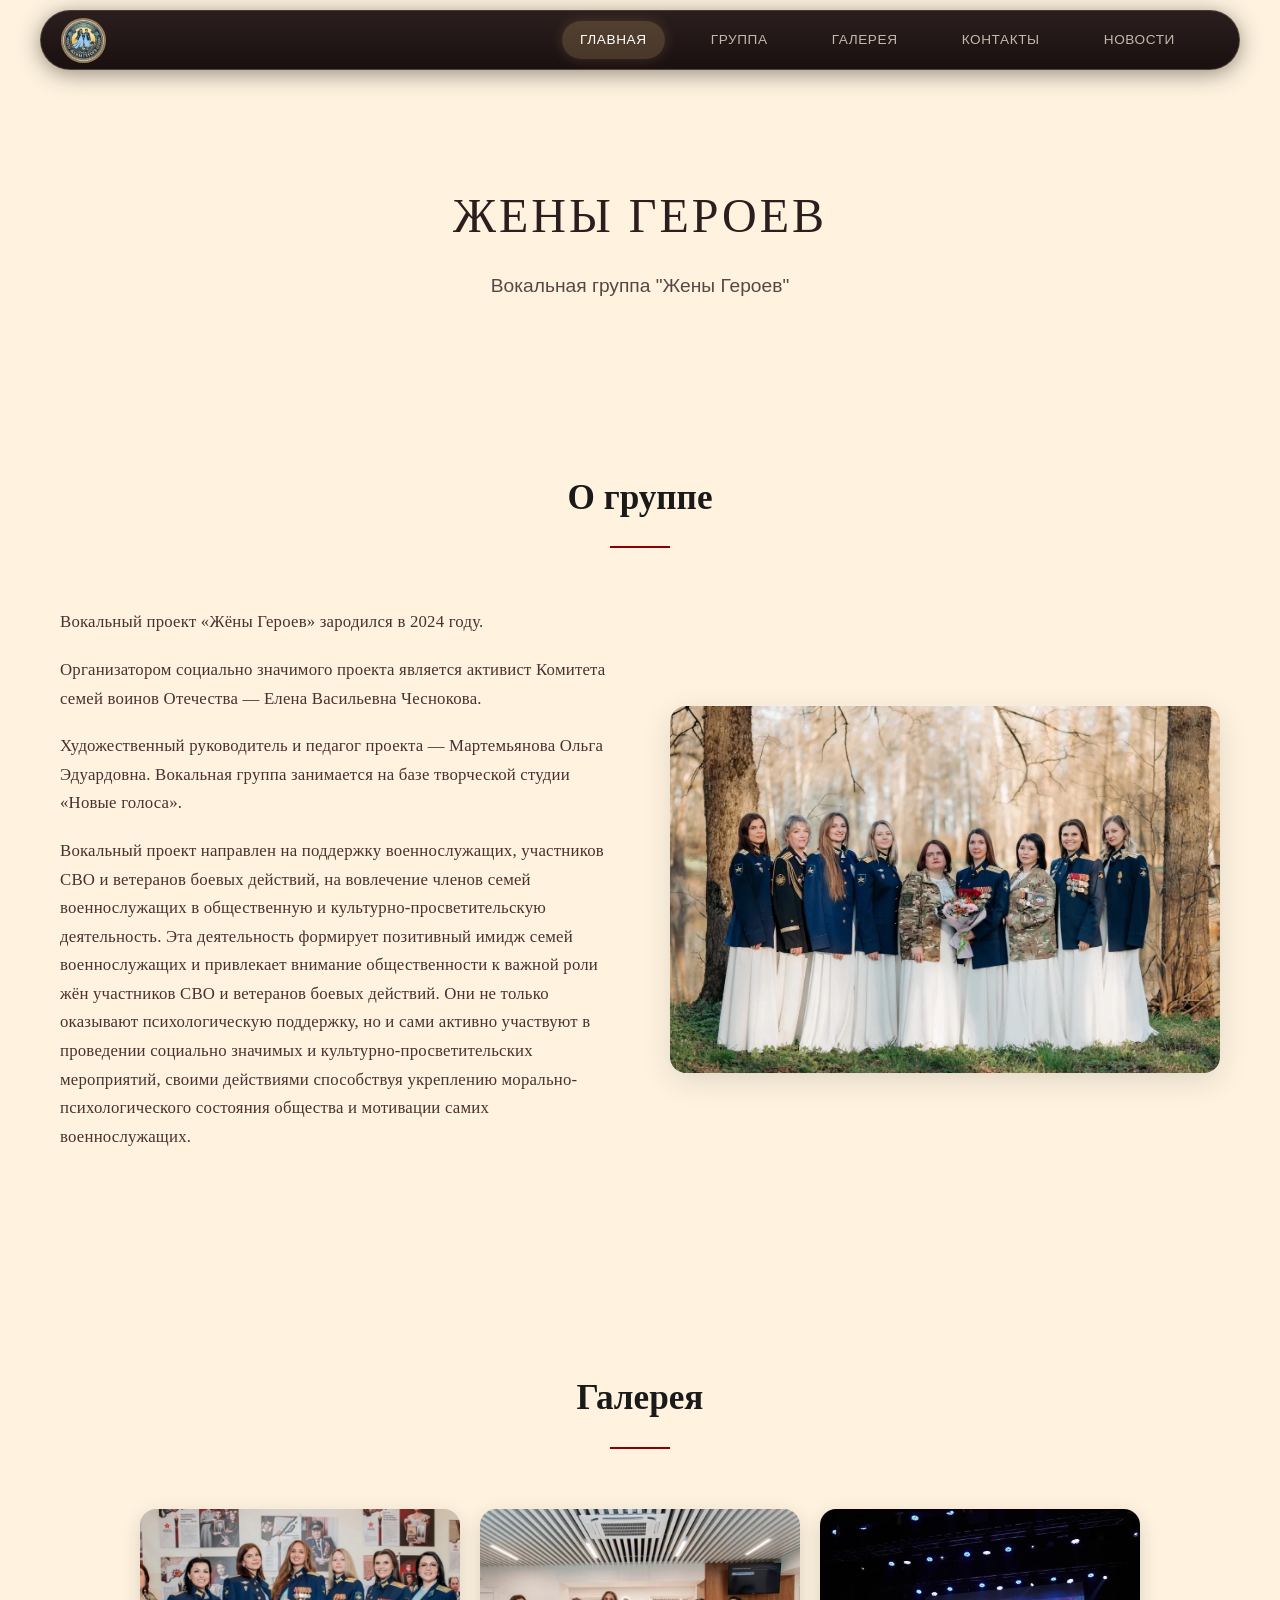
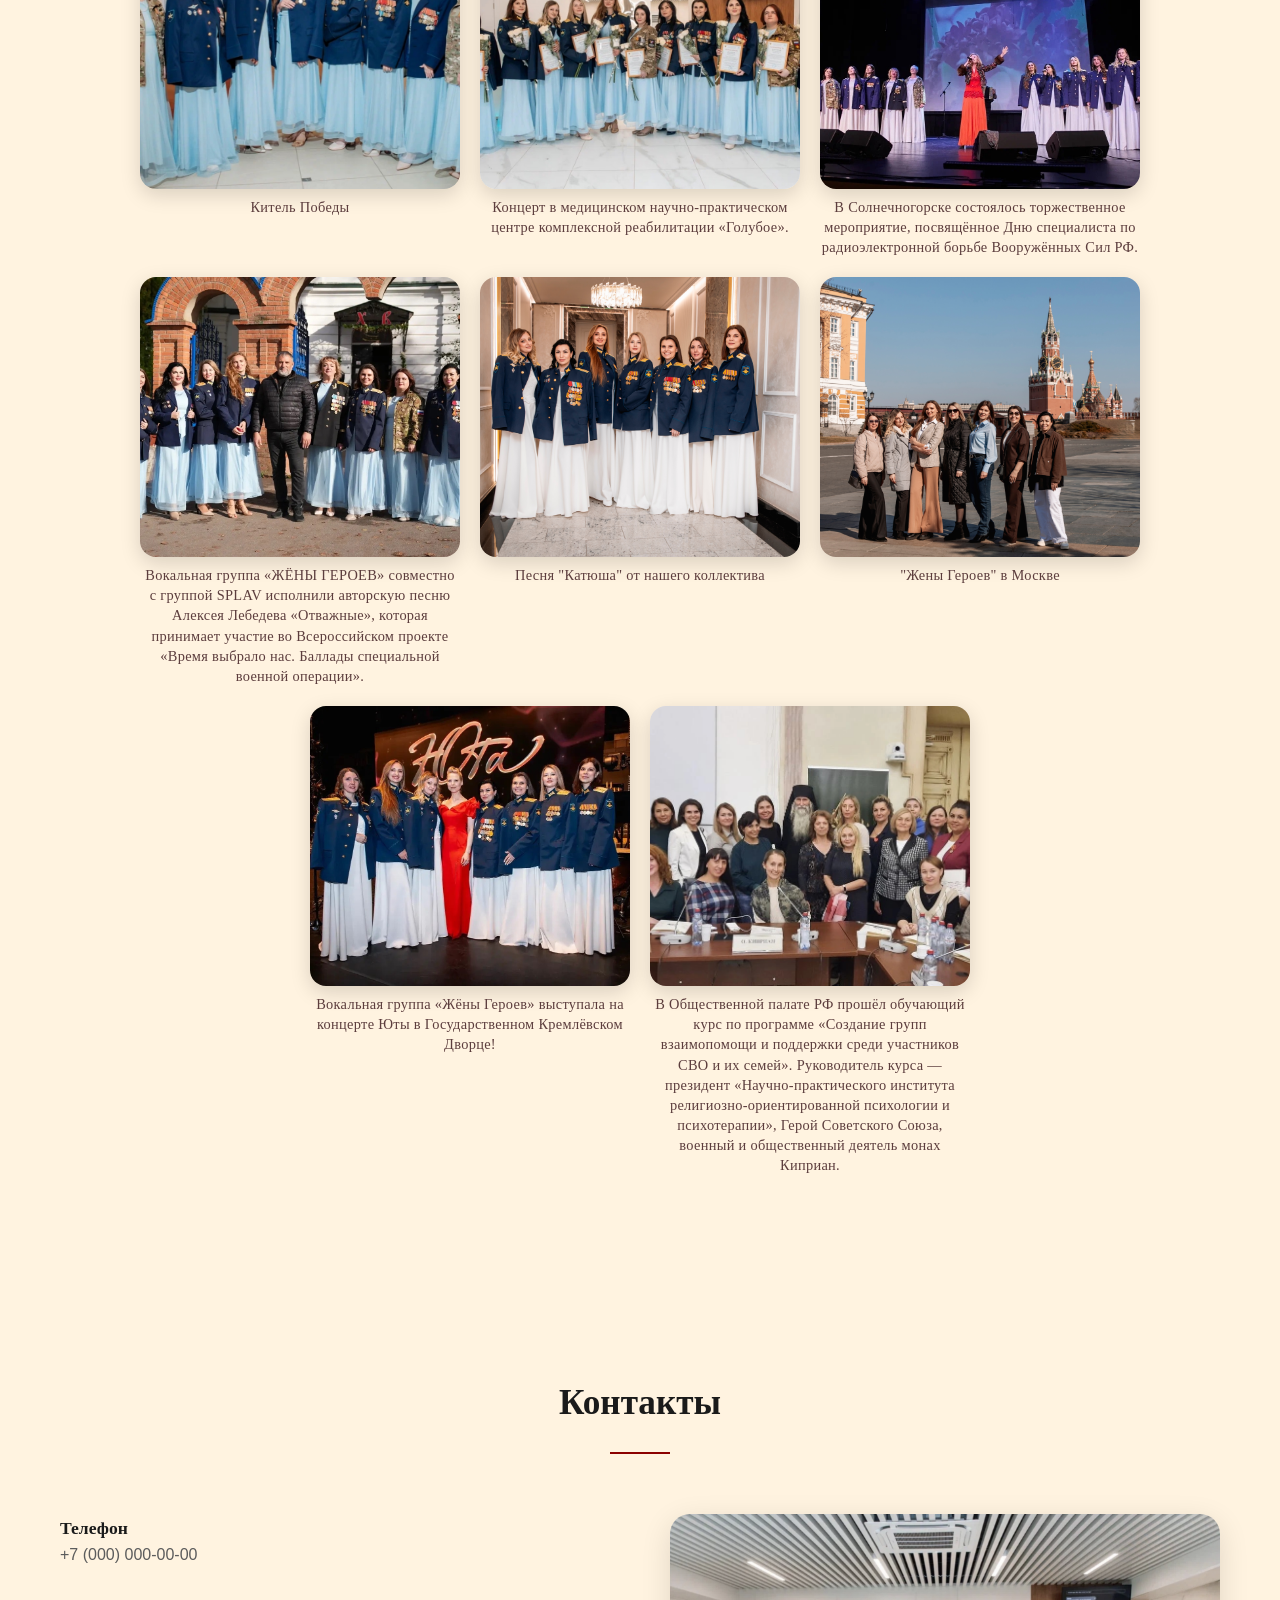
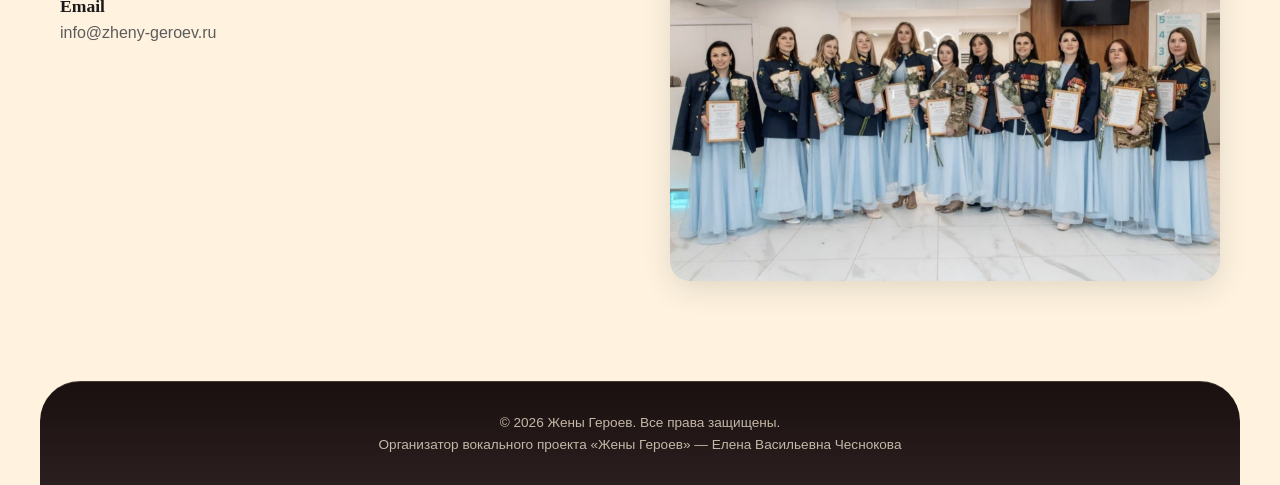
<file: index.html>
<!DOCTYPE html>
<html lang="ru">

<head>
    <meta charset="UTF-8">
    <meta name="viewport" content="width=device-width, initial-scale=1.0">
    <title>Жены Героев — Вокальная группа</title>
    <link rel="stylesheet" href="main.css?v=2">
</head>

<body>
    <!-- Прелоадер -->
    <div class="preloader" id="preloader">
        <div class="preloader__title">ЖЕНЫ ГЕРОЕВ</div>
    </div>

    <header class="header">
        <div class="container header__inner">
            <a href="#" class="logo">
                <img src="img/logo.jpg" alt="Логотип" class="logo__img">
            </a>
            <nav class="nav" id="nav">
                <ul class="nav__list">
                    <li><a href="#hero" class="nav__link">Главная</a></li>
                    <li><a href="#about" class="nav__link">Группа</a></li>
                    <li><a href="#gallery" class="nav__link">Галерея</a></li>
                    <li><a href="#contacts" class="nav__link">Контакты</a></li>
                    <li><a href="news.html" class="nav__link">Новости</a></li>
                </ul>
            </nav>
            <button class="burger" id="burger" aria-label="Меню">
                <span></span><span></span><span></span>
            </button>
        </div>
    </header>

    <section class="hero" id="hero">
        <div class="container hero__content">
            <h1 class="hero__title preloader__title">ЖЕНЫ ГЕРОЕВ</h1>
            <p class="hero__subtitle">Вокальная группа "Жены Героев"</p>
        </div>
    </section>

    <section class="section" id="about">
        <div class="container">
            <h2 class="section__title">О группе</h2>
            <div class="about__grid">
                <div class="about__text">
                    <p>Вокальный проект «Жёны Героев» зародился в 2024 году.</p>
                    <p>Организатором социально значимого проекта является активист Комитета семей воинов Отечества —
                        Елена Васильевна Чеснокова.</p>
                    <p>Художественный руководитель и педагог проекта — Мартемьянова Ольга Эдуардовна. Вокальная группа
                        занимается на базе творческой студии «Новые голоса».</p>
                    <p>Вокальный проект направлен на поддержку военнослужащих, участников СВО и ветеранов боевых
                        действий, на вовлечение членов семей военнослужащих в общественную и культурно-просветительскую
                        деятельность. Эта деятельность формирует позитивный имидж семей военнослужащих и привлекает
                        внимание общественности к важной роли жён участников СВО и ветеранов боевых действий. Они не
                        только оказывают психологическую поддержку, но и сами активно участвуют в проведении социально
                        значимых и культурно-просветительских мероприятий, своими действиями способствуя укреплению
                        морально-психологического состояния общества и мотивации самих военнослужащих.</p>
                </div>
                <div class="about__image">
                    <img src="img/about.jpg" alt="Фото группы">
                </div>
            </div>
        </div>
    </section>

    <section class="section" id="gallery">
        <div class="container">
            <h2 class="section__title">Галерея</h2>
            <div class="gallery__grid">
                <div class="gallery__item"><img src="img/gal1.jpg" alt="Фото 1">
                    <p class="gallery__caption">Китель Победы</p>
                </div>
                <div class="gallery__item"><img src="img/gal2.jpg" alt="Концерт 7 мая">
                    <p class="gallery__caption">Концерт в медицинском научно-практическом центре комплексной
                        реабилитации «Голубое».</p>
                </div>
                <div class="gallery__item"><img src="img/gal3.jpg" alt="Фото 3">
                    <p class="gallery__caption">В Солнечногорске состоялось торжественное мероприятие, посвящённое Дню
                        специалиста по радиоэлектронной борьбе Вооружённых Сил РФ.</p>
                </div>
                <div class="gallery__item"><img src="img/gal4.jpg" alt="Фото 4">
                    <p class="gallery__caption">Вокальная группа «ЖЁНЫ ГЕРОЕВ» совместно с группой SPLAV исполнили
                        авторскую песню Алексея Лебедева «Отважные», которая принимает участие во Всероссийском проекте
                        «Время выбрало нас. Баллады специальной военной операции». </p>
                </div>
                <div class="gallery__item"><img src="img/gal5.jpg" alt="Фото 5">
                    <p class="gallery__caption">Песня "Катюша" от нашего коллектива</p>
                </div>
                <div class="gallery__item"><img src="img/gal6.jpg" alt="Фото 6">
                    <p class="gallery__caption">"Жены Героев" в Москве</p>
                </div>
            </div>
            <div class="gallery__grid gallery__grid--last">
                <div class="gallery__item"><img src="img/gal7.jpg" alt="Фото 7">
                    <p class="gallery__caption">Вокальная группа «Жёны Героев» выступала на концерте Юты в
                        Государственном Кремлёвском Дворце!</p>
                </div>
                <div class="gallery__item"><img src="img/gal8.jpg" alt="Фото 8">
                    <p class="gallery__caption">В Общественной палате РФ прошёл обучающий курс по программе «Создание
                        групп взаимопомощи и поддержки среди участников СВО и их семей». Руководитель курса — президент
                        «Научно-практического института религиозно-ориентированной психологии и психотерапии», Герой
                        Советского Союза, военный и общественный деятель монах Киприан.</p>
                </div>
            </div>
        </div>
    </section>

    <section class="section" id="contacts">
        <div class="container">
            <h2 class="section__title">Контакты</h2>
            <div class="contacts__grid">
                <div class="contacts__info">
                    <h3>Телефон</h3>
                    <p><a href="tel:+70000000000">+7 (000) 000-00-00</a></p>
                    <h3>Email</h3>
                    <p><a href="mailto:info@zheny-geroev.ru">info@zheny-geroev.ru</a></p>
                </div>
                <div class="contacts__map">
                    <img src="img/map.jpg" alt="Карта">
                </div>
            </div>
        </div>
    </section>

    <footer class="footer">
        <div class="container footer__inner">
            <p>&copy; 2026 Жены Героев. Все права защищены.</p>
            <p>Организатор вокального проекта «Жены Героев» — Елена Васильевна Чеснокова</p>
        </div>
    </footer>

    <script src="app.js"></script>
    <script>
        // Запасной таймер, если основной скрипт не загрузился
        setTimeout(function () {
            var p = document.getElementById('preloader');
            if (p && !p.classList.contains('hidden')) {
                p.classList.add('hidden');
                var t = document.querySelector('.hero .preloader__title');
                var s = document.querySelector('.hero__subtitle');
                if (t) t.classList.add('show');
                if (s) s.classList.add('show');
            }
        }, 3000);
    </script>
</body>

</html>
</file>
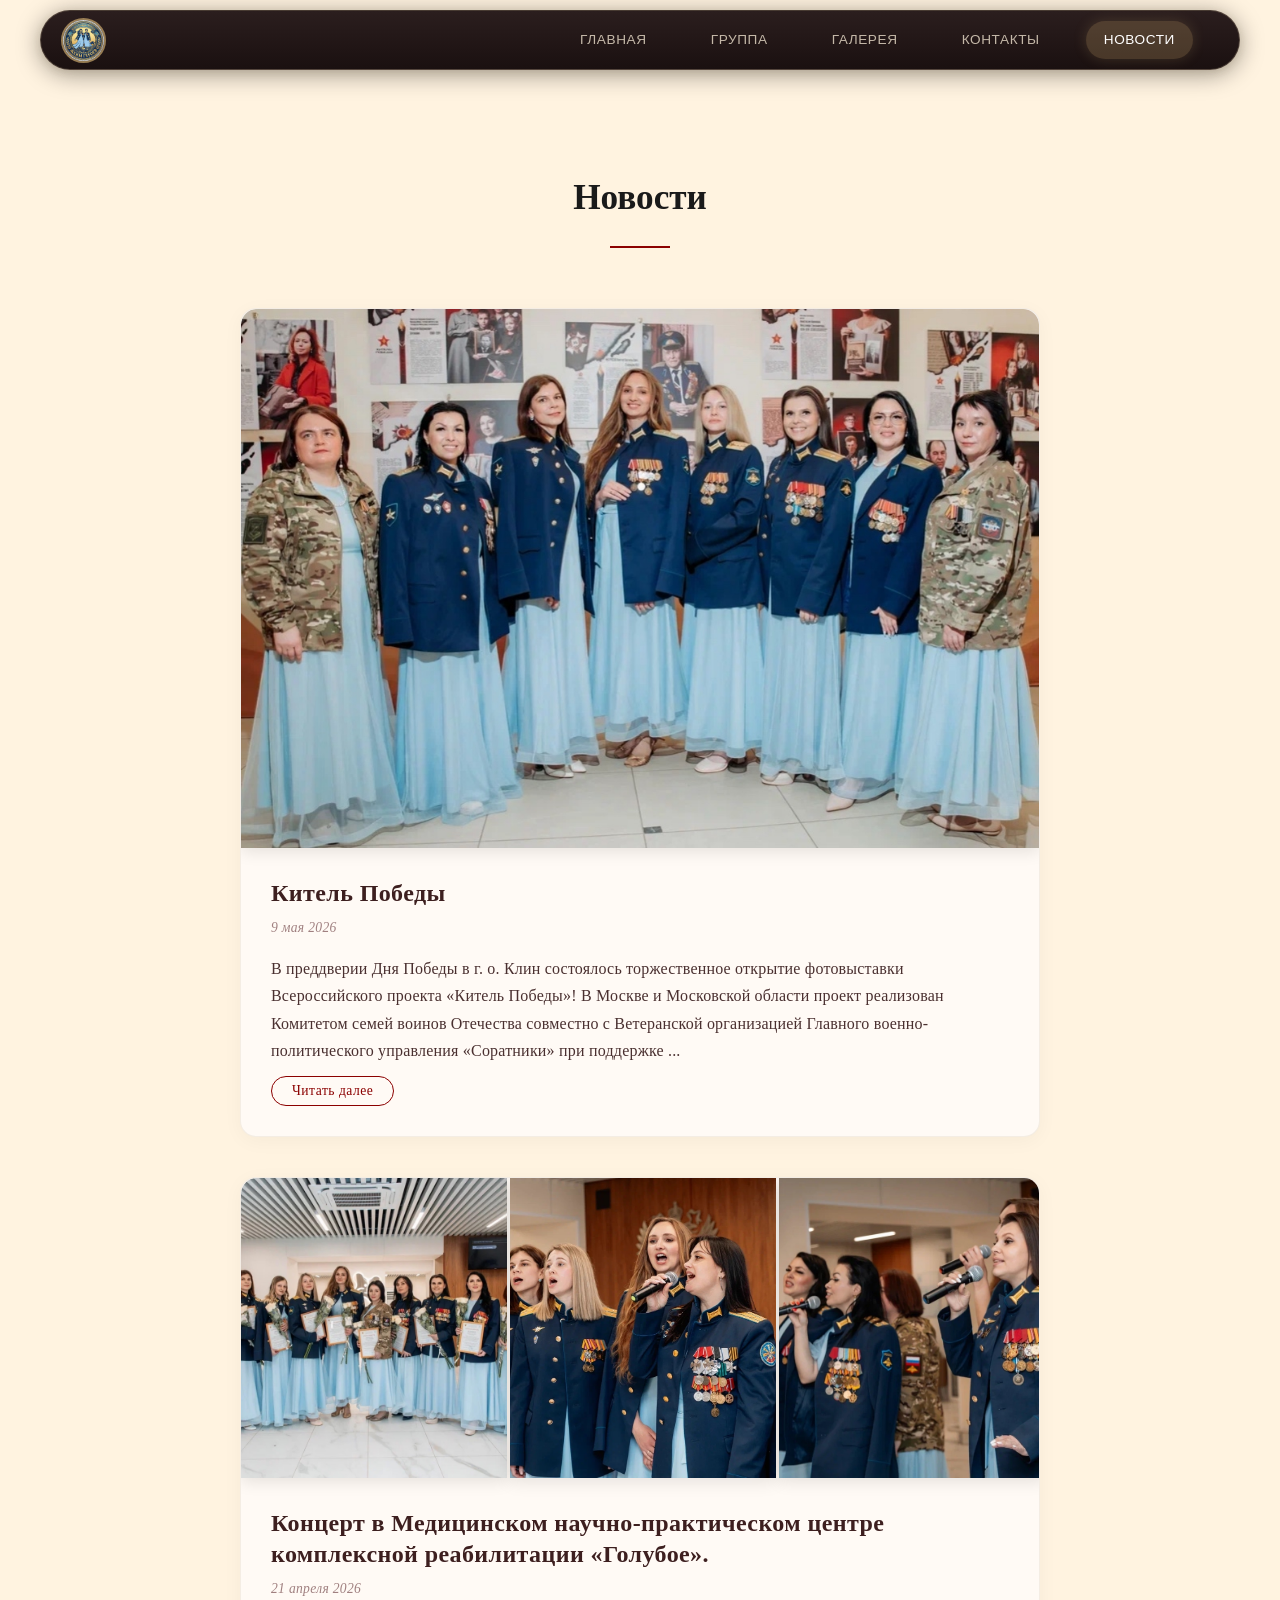
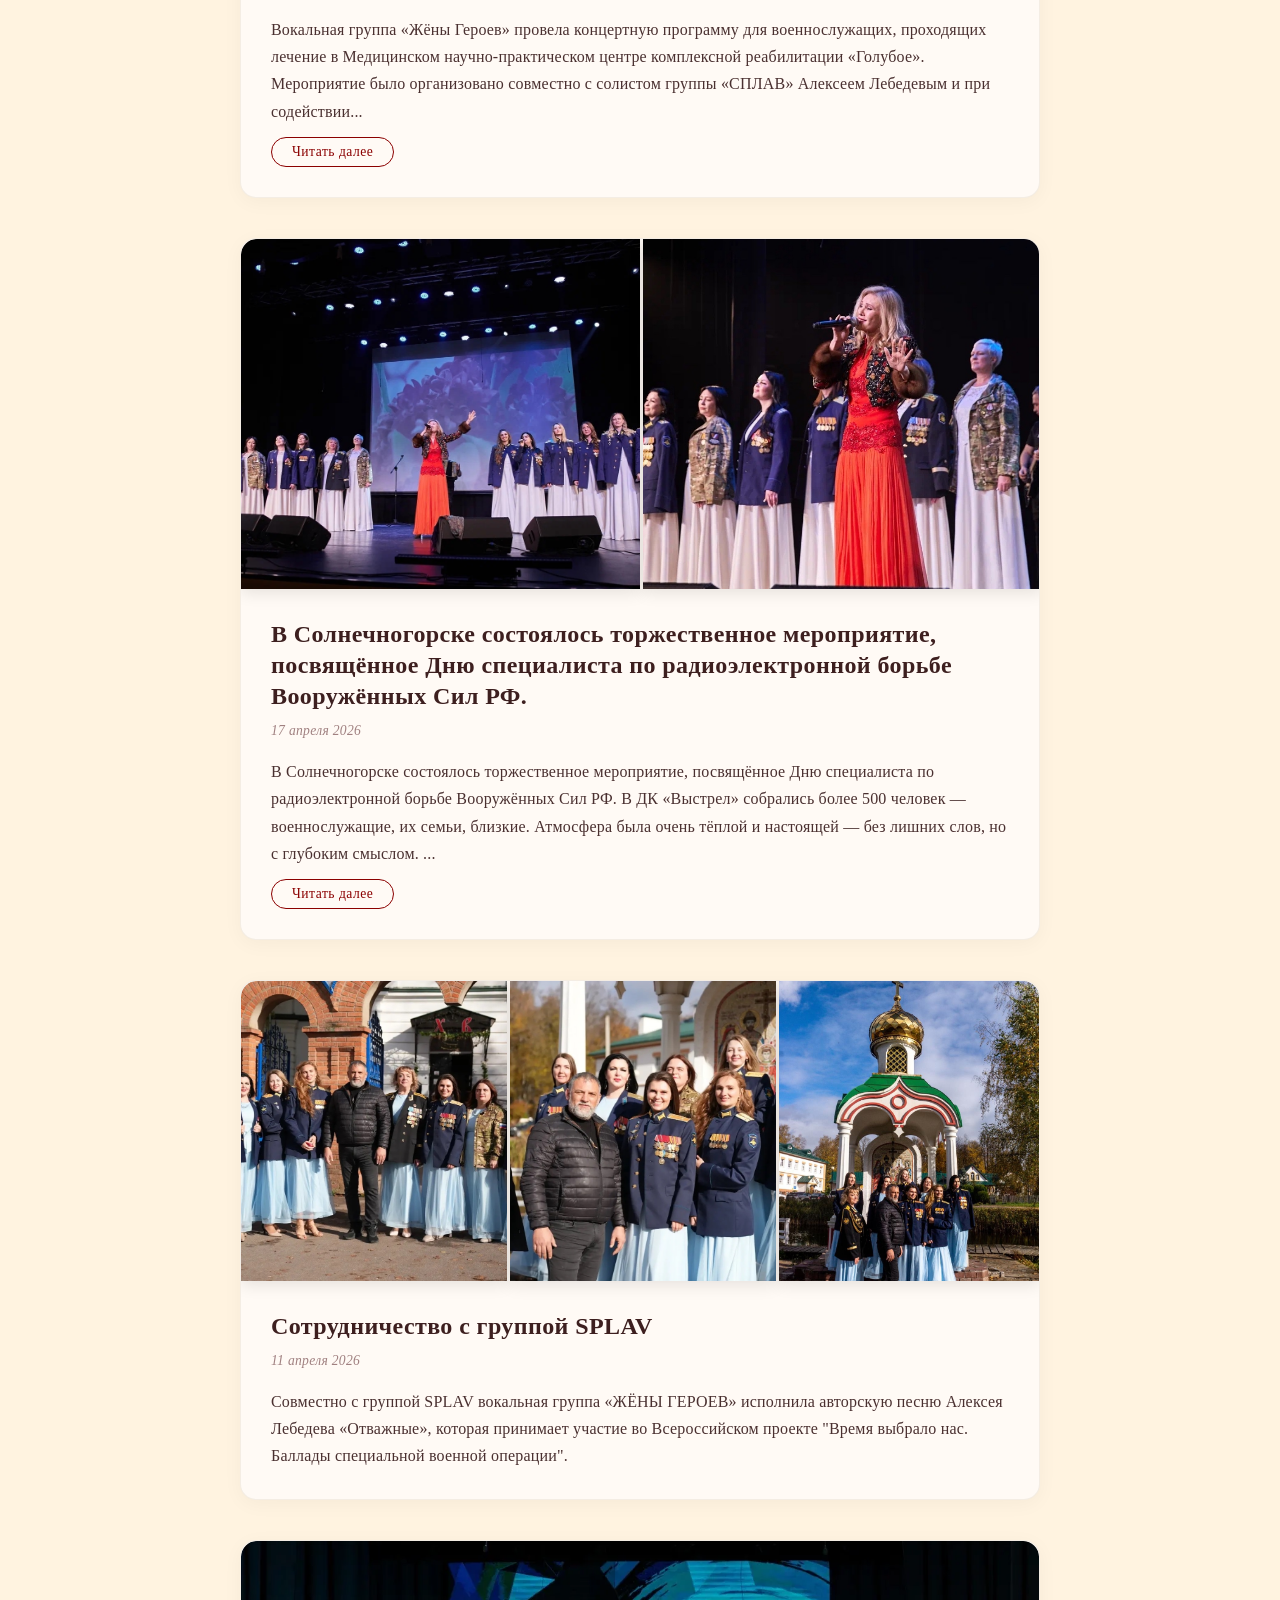
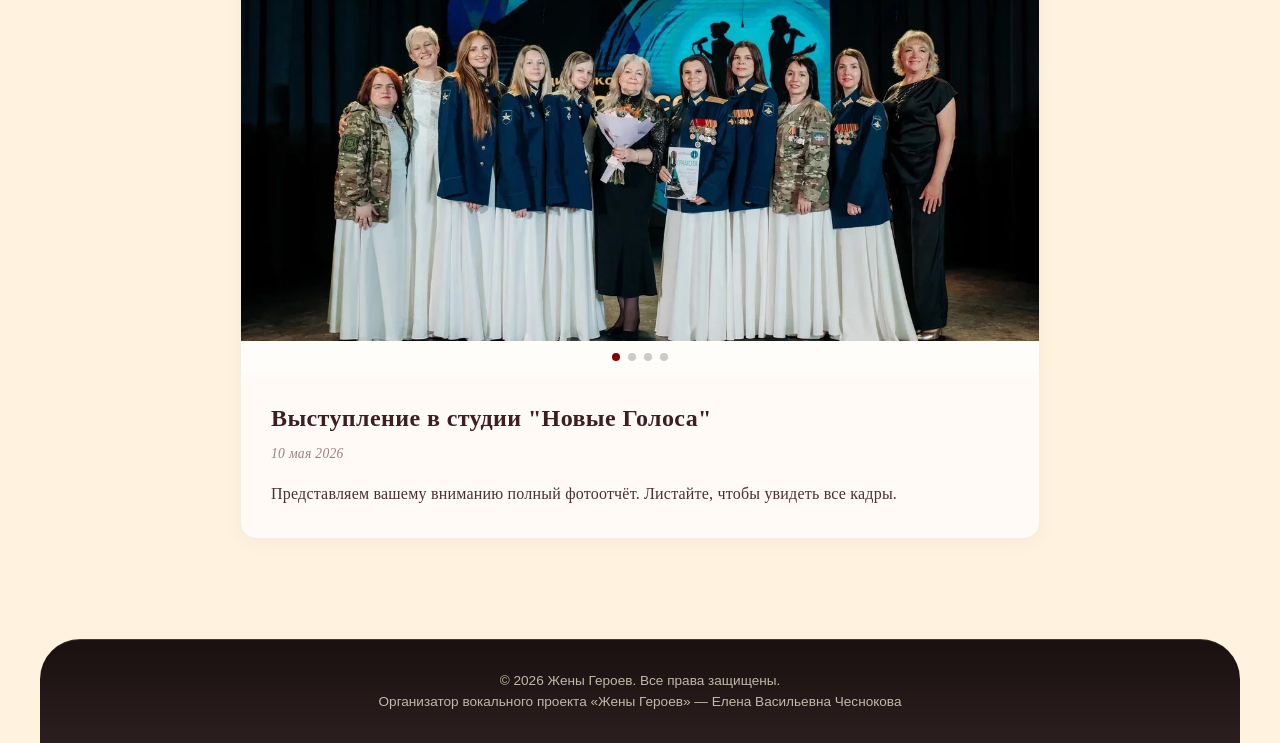
<file: news.html>
<!DOCTYPE html>
<html lang="ru">

<head>
    <meta charset="UTF-8">
    <meta name="viewport" content="width=device-width, initial-scale=1.0">
    <title>Новости — Жены Героев</title>
    <link rel="stylesheet" href="main.css?v=2">
</head>

<body>
    <header class="header">
        <div class="container header__inner">
            <a href="index.html" class="logo">
                <img src="img/logo.jpg" alt="Логотип" class="logo__img">
            </a>
            <nav class="nav" id="nav">
                <ul class="nav__list">
                    <li><a href="index.html#hero" class="nav__link">Главная</a></li>
                    <li><a href="index.html#about" class="nav__link">Группа</a></li>
                    <li><a href="index.html#gallery" class="nav__link">Галерея</a></li>
                    <li><a href="index.html#contacts" class="nav__link">Контакты</a></li>
                    <li><a href="news.html" class="nav__link active">Новости</a></li>
                </ul>
            </nav>
            <button class="burger" id="burger" aria-label="Меню">
                <span></span><span></span><span></span>
            </button>
        </div>
    </header>

    <section class="section news-page">
        <div class="container">
            <h2 class="section__title">Новости</h2>
            <div class="news-feed">
                <!-- Новость 1 -->
                <article class="news-card">
                    <div class="news-card__media-wrap news-card__media--1">
                        <img src="img/gal1.jpg" alt="Китель Победы">
                    </div>
                    <div class="news-card__body">
                        <h3 class="news-card__title">Китель Победы</h3>
                        <p class="news-card__date">9 мая 2026</p>
                        <p class="news-card__text"> В преддверии Дня Победы в г. о. Клин состоялось торжественное
                            открытие фотовыставки Всероссийского проекта «Китель Победы»!

                            В Москве и Московской области проект реализован Комитетом семей воинов Отечества совместно с
                            Ветеранской организацией Главного военно-политического управления «Соратники» при поддержке
                            компании «Мегапир».

                            Всероссийский проект «Китель Победы» направлен на сохранение памяти о ветеранах Великой
                            Отечественной войны через уникальную фотосъёмку наследников Победителей, несущих память о
                            своём ветеране.

                            Торжественное мероприятие открыл глава г. о. Клин Василий Иванович Власов, который поддержал
                            патриотический проект. Ознакомившись с экспозицией, Василий Иванович выступил с
                            приветственным словом в адрес наших ветеранов!

                            Мероприятие посетил известный спортсмен, блогер, певец Александр Зарубин. Александр
                            поздравил ветеранов с Днём Победы и произнёс важные патриотические слова для нашего молодого
                            поколения!

                            Несомненно, главным героем нашего проекта стал ветеран Великой Отечественной войны,
                            общественный деятель, поэт, почётный гражданин г. о. Клин полковник Виктор Васильевич
                            Матросов, который в свои 98 лет ведёт активную творческую жизнь и вдохновляет нас всех на
                            светлое будущее!

                            Почётным гостем мероприятия выступила знаменитая вертолётчица, полковник, которая вошла в
                            историю нашей страны как женщина, совершившая сверхдальний перелёт Москва — Майами на
                            вертолёте Ми-24, вице-президент Союза женщин лётных специальностей «Авиатриса», председатель
                            регионального отделения Союза женщин России г. о. Щёлково Галина Петровна Скробова-Кошкина!

                            Общероссийскую общественную организацию «ОФИЦЕРЫ РОССИИ» представил капитан Калмыков Дмитрий
                            Николаевич.

                            Патриотическую атмосферу мероприятия создали творческие номера в исполнении Дмитрия
                            Сергеева, Виталия Алешкова, Александра Чеснокова и вокальной группы «ЖЁНЫ ГЕРОЕВ».

                            Организаторы мероприятия выражают искренние слова благодарности за поддержку Администрации
                            г. о. Клин и всем участникам открытия фотовыставки!

                            Фотографии Александра Кузнецова

                            Василий Власов
                            Саша Зарубин
                            SASHA STONE
                            Комитет семей воинов Отечества
                            Ирина Костюкова
                            Общероссийская организация «ОФИЦЕРЫ РОССИИ»
                            Союз женщин России
                            Союз женщин России Московской области
                            «Авиатриса» — Союз женщин лётных специальностей</p>
                    </div>
                </article>

                <!-- Новость 2 -->
                <article class="news-card">
                    <div class="news-card__media-wrap news-card__media--3">
                        <img src="img/gal2.jpg" alt="Концерт в Медицинском центре «Голубое»">
                        <img src="img/gal2-1.jpg" alt="Концерт в Медицинском центре «Голубое»">
                        <img src="img/gal2-2.jpg" alt="Концерт в Медицинском центре «Голубое»">
                    </div>
                    <div class="news-card__body">
                        <h3 class="news-card__title">Концерт в Медицинском научно-практическом центре комплексной
                            реабилитации «Голубое».</h3>
                        <p class="news-card__date">21 апреля 2026</p>
                        <p class="news-card__text"> Вокальная группа «Жёны Героев» провела концертную программу для
                            военнослужащих, проходящих лечение в Медицинском научно-практическом центре комплексной
                            реабилитации «Голубое».

                            Мероприятие было организовано совместно с солистом группы «СПЛАВ» Алексеем Лебедевым и при
                            содействии Общероссийской организации «ОФИЦЕРЫ РОССИИ».

                            Это была особенная встреча.
                            Без сцены в привычном понимании, без дистанции — очень близко, очень по-настоящему. Мы
                            погрузились в атмосферу искренности, наполненную смыслом.

                            В зале — внимание, тишина, отклик.
                            Та самая тишина, в которой слышно главное.

                            Мы смотрели в глаза ребят и старались подарить им хоть немного радости и тепла! А они,
                            мужественные и отважные, превозмогая боль, улыбались нам в ответ. Улыбки наших воинов — это
                            самая большая награда для нас! Значит, всё не зря!

                            Спасибо за приём, за доверие и за эти эмоции.
                            Такие встречи остаются внутри надолго.

                            Фотограф Ирина Костюкова

                            Общероссийская организация «ОФИЦЕРЫ РОССИИ»
                            Группа «СПЛАВ»
                            Алексей Лебедев

                        </p>
                    </div>
                </article>

                <!-- Новость 3 -->
                <article class="news-card">
                    <div class="news-card__media-wrap news-card__media--2">
                        <img src="img/gal3.jpg" alt="День специалиста по радиоэлектронной борьбе">
                        <img src="img/gal3-1.jpg" alt="День специалиста по радиоэлектронной борьбе">
                    </div>
                    <div class="news-card__body">
                        <h3 class="news-card__title">В Солнечногорске состоялось торжественное мероприятие, посвящённое
                            Дню специалиста по радиоэлектронной борьбе Вооружённых Сил РФ.</h3>
                        <p class="news-card__date">17 апреля 2026</p>
                        <p class="news-card__text"> В Солнечногорске состоялось торжественное мероприятие, посвящённое
                            Дню специалиста по радиоэлектронной борьбе Вооружённых Сил РФ.

                            В ДК «Выстрел» собрались более 500 человек — военнослужащие, их семьи, близкие. Атмосфера
                            была очень тёплой и настоящей — без лишних слов, но с глубоким смыслом.

                            Особенным моментом стало выступление вокальной группы «Жёны Героев» вместе с Викторией
                            Цыгановой. Мы исполнили песню «Снегири» — о тех, кто ждёт, любит, верит и молится.

                            Для нас это было не просто выступление.
                            Это про сопричастность. Про поддержку. Про то, что за каждой историей есть люди и чувства.

                            Было очень ценно выйти на одну сцену с Викой Цыгановой — сильной, искренней, глубокой.
                            Артистом, который по-настоящему проживает то, о чём поёт.

                            Такие моменты напоминают, ради чего всё это. И дают силы идти дальше.

                            Благодарим за приглашение и поддержку Ассоциацию ветеранов СВО г. о. Солнечногорск и
                            очаровательную Викторию Цыганову!

                            Ассоциация ветеранов СВО | Солнечногорск
                            Вика Цыганова
                            Ассоциация ветеранов СВО | Подмосковье
                            Дом культуры «Выстрел» Солнечногорск</p>
                    </div>
                </article>

                <!-- Новость 4 -->
                <article class="news-card">
                    <div class="news-card__media-wrap news-card__media--3">
                        <img src="img/gal4.jpg" alt="Сотрудничество с группой SPLAV">
                        <img src="img/gal4-1.jpg" alt="Сотрудничество с группой SPLAV">
                        <img src="img/gal4-2.jpg" alt="Сотрудничество с группой SPLAV">
                    </div>
                    <div class="news-card__body">
                        <h3 class="news-card__title">Сотрудничество с группой SPLAV</h3>
                        <p class="news-card__date">11 апреля 2026</p>
                        <p class="news-card__text">Совместно с группой SPLAV вокальная группа «ЖЁНЫ ГЕРОЕВ» исполнила
                            авторскую песню Алексея Лебедева «Отважные», которая принимает участие во Всероссийском
                            проекте "Время выбрало нас. Баллады специальной военной операции".</p>
                    </div>
                </article>

                <!-- Новость 5 со слайдером -->
                <article class="news-card">
                    <div class="news-card__slider" data-slider>
                        <div class="news-card__slides" data-slides>
                            <img src="img/news1.jpg" alt="Выступление в студии Новые Голоса">
                            <img src="img/news2.jpg" alt="Выступление в студии Новые Голоса">
                            <img src="img/news3.jpg" alt="Выступление в студии Новые Голоса">
                            <img src="img/news4.jpg" alt="Выступление в студии Новые Голоса">
                        </div>
                        <div class="news-card__dots" data-dots></div>
                    </div>
                    <div class="news-card__body">
                        <h3 class="news-card__title">Выступление в студии "Новые Голоса"</h3>
                        <p class="news-card__date">10 мая 2026</p>
                        <p class="news-card__text">Представляем вашему вниманию полный фотоотчёт. Листайте, чтобы
                            увидеть все кадры.</p>
                    </div>
                </article>
            </div>
        </div>
    </section>

    <footer class="footer">
        <div class="container footer__inner">
            <p>&copy; 2026 Жены Героев. Все права защищены.</p>
            <p>Организатор вокального проекта «Жены Героев» — Елена Васильевна Чеснокова</p>
        </div>
    </footer>

    <script src="app.js"></script>
</body>

</html>
</file>
<file: main.css>
/* ===== Сброс ===== */
*,
*::before,
*::after {
    margin: 0;
    padding: 0;
    box-sizing: border-box;
}

:root {
    --color-black: #1a1a1a;
    --color-dark: #2c2c2c;
    --color-gray: #5c5c5c;
    --color-white: #ffffff;
    --color-accent: #8b0000;
    --font-heading: 'Georgia', 'Times New Roman', serif;
    --font-body: 'Arial', 'Helvetica', sans-serif;
    --max-width: 1200px;
}

html {
    scroll-behavior: smooth;
}

body {
    font-family: var(--font-body);
    color: #2b1e1e;
    background: #FFF3E0;
    line-height: 1.6;
    padding-top: 70px;
}

.container {
    max-width: var(--max-width);
    margin: 0 auto;
    padding: 0 20px;
}

img {
    max-width: 100%;
    display: block;
}

a {
    text-decoration: none;
    color: inherit;
}

/* ===== Шапка ===== */
.header {
    position: fixed;
    top: 10px;
    left: 50%;
    transform: translateX(-50%);
    width: calc(100% - 40px);
    max-width: 1200px;
    background: linear-gradient(180deg, #2b1e1e 0%, #1a1010 100%);
    border: 1px solid rgba(180, 160, 130, 0.3);
    border-radius: 40px;
    box-shadow: 0 4px 24px rgba(0, 0, 0, 0.4), 0 2px 8px rgba(201, 169, 110, 0.15);
    z-index: 1000;
    height: 60px;
}

.header__inner {
    display: flex;
    justify-content: space-between;
    align-items: center;
    height: 100%;
}

.logo__img {
    height: 45px;
    width: 45px;
    min-width: 45px;
    flex-shrink: 0;
    border-radius: 50%;
    object-fit: cover;
    border: 2.5px solid rgba(201, 169, 110, 0.7);
}

.nav {
    overflow-x: auto;
    overflow-y: visible;
    -webkit-overflow-scrolling: touch;
    scrollbar-width: none;
    margin-left: 16px;
    margin-right: 16px;
    padding: 10px 8px;
    display: flex;
    align-items: center;
}

.nav::-webkit-scrollbar {
    display: none;
}

.nav__list {
    list-style: none;
    display: flex;
    gap: 1.5rem;
    white-space: nowrap;
}

.nav__link {
    font-size: 0.85rem;
    text-transform: uppercase;
    letter-spacing: 0.6px;
    color: #c4b8a8;
    padding: 8px 18px;
    position: relative;
    display: inline-block;
    border-radius: 25px;
    transition: all 0.35s ease;
    background: transparent;
    margin: 4px 2px;
    flex-shrink: 0;
}

.nav__link:hover {
    color: #fff;
    background: rgba(201, 169, 110, 0.2);
    box-shadow: 0 0 12px rgba(201, 169, 110, 0.15);
}

.nav__link.active {
    color: #fff;
    background: rgba(201, 169, 110, 0.25);
    box-shadow: 0 0 14px rgba(201, 169, 110, 0.2);
}

.nav__link.active::after {
    content: none;
}

/* Бургер */
.burger {
    display: none;
    flex-direction: column;
    justify-content: center;
    align-items: center;
    gap: 5px;
    width: 44px;
    height: 44px;
    background: transparent;
    border: none;
    cursor: pointer;
    z-index: 1100;
    padding: 0;
}

.burger span {
    display: block;
    width: 24px;
    height: 2px;
    background: #c4b8a8;
    border-radius: 2px;
    transition: all 0.3s ease;
    transform-origin: center;
}

.burger.open span:nth-child(1) {
    transform: translateY(7px) rotate(45deg);
}

.burger.open span:nth-child(2) {
    opacity: 0;
    transform: scaleX(0);
}

.burger.open span:nth-child(3) {
    transform: translateY(-7px) rotate(-45deg);
}

/* ===== Hero ===== */
.hero {
    min-height: 300px;
    display: flex;
    align-items: center;
    justify-content: center;
    text-align: center;
    background: #FFF3E0;
    padding: 80px 0 40px;
    width: 100%;
    box-sizing: border-box;
}

.hero__content {
    color: #2b1e1e;
    width: 100%;
    max-width: 100%;
    padding: 0 20px;
    box-sizing: border-box;
    text-align: center;
}

.hero__title {
    font-family: var(--font-heading);
    font-size: 3rem;
    font-weight: normal;
    margin-bottom: 1rem;
    letter-spacing: 2px;
}

.hero__subtitle {
    font-size: 1.2rem;
    opacity: 0.8;
    font-weight: 300;
}

/* ===== Секции ===== */
.section {
    padding: 100px 0;
    background: #FFF3E0;
}

.section--gray {
    background: #ffe6c2;
}

.section__title {
    font-family: var(--font-heading);
    font-size: 2.2rem;
    text-align: center;
    margin-bottom: 60px;
    color: var(--color-black);
}

.section__title::after {
    content: '';
    display: block;
    width: 60px;
    height: 2px;
    background: var(--color-accent);
    margin: 20px auto 0;
}

/* О группе */
.about__grid {
    display: grid;
    grid-template-columns: 1fr 1fr;
    gap: 60px;
    align-items: center;
}

.about__text p {
    margin-bottom: 1.2rem;
    color: #4a3030;
    font-size: 1.05rem;
    font-family: 'Georgia', 'Times New Roman', serif;
    letter-spacing: 0.2px;
    line-height: 1.7;
}

.about__image img {
    width: 100%;
    border-radius: 16px;
    box-shadow: 0 8px 30px rgba(0, 0, 0, 0.12);
}

/* ===== Галерея ===== */
.gallery__grid {
    display: grid;
    grid-template-columns: repeat(3, 1fr);
    gap: 20px;
    max-width: 1000px;
    margin: 0 auto;
}

.gallery__grid--last {
    grid-template-columns: repeat(2, 1fr);
    max-width: 660px;
    margin-top: 20px;
}

.gallery__item {
    overflow: visible;
    border-radius: 16px;
    cursor: pointer;
    transition: transform 0.3s ease;
    z-index: 1;
}

.gallery__item:active {
    transform: scale(1.05);
}

.gallery__item img {
    width: 100%;
    height: 280px;
    object-fit: cover;
    border-radius: 16px;
    box-shadow: 0 6px 20px rgba(0, 0, 0, 0.15);
    transition: box-shadow 0.3s ease, transform 0.3s ease;
}

.gallery__item:active img {
    box-shadow: 0 10px 30px rgba(0, 0, 0, 0.25);
}

.gallery__caption {
    margin-top: 8px;
    font-size: 0.9rem;
    color: #5c3d3d;
    text-align: center;
    font-family: 'Georgia', 'Times New Roman', serif;
    letter-spacing: 0.3px;
    line-height: 1.4;
}

/* Контакты */
.contacts__grid {
    display: grid;
    grid-template-columns: 1fr 1fr;
    gap: 60px;
}

.contacts__info h3 {
    font-family: var(--font-heading);
    font-size: 1.1rem;
    margin-top: 1.5rem;
    color: var(--color-black);
}

.contacts__info h3:first-child {
    margin-top: 0;
}

.contacts__info p,
.contacts__info a {
    color: var(--color-gray);
}

.contacts__info a:hover {
    color: var(--color-accent);
}

.contacts__map img {
    width: 100%;
    border-radius: 20px;
    box-shadow: 0 8px 30px rgba(0, 0, 0, 0.12);
}

/* ===== Новости ===== */
.news-page {
    min-height: 70vh;
    background: #FFF3E0;
}

.news-feed {
    max-width: 800px;
    margin: 0 auto;
    display: flex;
    flex-direction: column;
    gap: 40px;
}

.news-card {
    background: #fffaf5;
    border: 1px solid rgba(180, 160, 130, 0.15);
    border-radius: 16px;
    overflow: hidden;
    box-shadow: 0 4px 20px rgba(0, 0, 0, 0.04);
}

.news-card:hover {
    box-shadow: 0 8px 30px rgba(0, 0, 0, 0.1);
    transform: translateY(-2px);
}

.news-card__media-wrap {
    display: flex;
    gap: 3px;
}

.news-card__media-wrap img {
    object-fit: cover;
    cursor: pointer;
    transition: transform 0.3s ease, box-shadow 0.3s ease;
    box-shadow: 0 4px 16px rgba(0, 0, 0, 0.1);
}

.news-card__media-wrap img:active {
    box-shadow: 0 8px 24px rgba(0, 0, 0, 0.2);
}

.news-card__media--1 img {
    width: 100%;
    height: auto;
    object-fit: cover;
    object-position: top center;
    border-radius: 16px 16px 0 0;
}

.news-card__media--2 img {
    width: 50%;
    height: 350px;
}

.news-card__media--2 img:first-child {
    border-radius: 16px 0 0 0;
}

.news-card__media--2 img:last-child {
    border-radius: 0 16px 0 0;
}

.news-card__media--3 img {
    width: 33.333%;
    height: 300px;
}

.news-card__media--3 img:first-child {
    border-radius: 16px 0 0 0;
}

.news-card__media--3 img:last-child {
    border-radius: 0 16px 0 0;
}

.news-card__body {
    padding: 30px;
}

.news-card__title {
    font-family: 'Georgia', 'Times New Roman', serif;
    font-size: 1.5rem;
    color: #3d1f1f;
    margin-bottom: 8px;
    letter-spacing: 0.4px;
    line-height: 1.3;
}

.news-card__date {
    font-size: 0.85rem;
    color: #a08080;
    margin-bottom: 16px;
    font-family: 'Georgia', 'Times New Roman', serif;
    font-style: italic;
    letter-spacing: 0.3px;
}

.news-card__text {
    color: #4a3030;
    line-height: 1.7;
    font-family: 'Georgia', 'Times New Roman', serif;
    font-size: 1rem;
    letter-spacing: 0.2px;
}

/* Слайдер в новостях */
.news-card__slider {
    position: relative;
    overflow: hidden;
    border-radius: 16px 16px 0 0;
}

.news-card__slides {
    display: flex;
    gap: 3px;
    overflow-x: auto;
    scroll-snap-type: x mandatory;
    scroll-behavior: smooth;
    scrollbar-width: none;
}

.news-card__slides::-webkit-scrollbar {
    display: none;
}

.news-card__slides img {
    width: 100%;
    flex-shrink: 0;
    height: 400px;
    object-fit: cover;
    scroll-snap-align: start;
    cursor: pointer;
    transition: transform 0.3s ease, box-shadow 0.3s ease;
    box-shadow: 0 4px 16px rgba(0, 0, 0, 0.1);
}

.news-card__slides img:active {
    transform: scale(1.03);
}

.news-card__dots {
    display: flex;
    justify-content: center;
    gap: 8px;
    padding: 12px 0;
    background: #fffdf9;
}

.news-card__dot {
    width: 8px;
    height: 8px;
    border-radius: 50%;
    background: #ccc;
    cursor: pointer;
    transition: background 0.3s;
}

.news-card__dot.active {
    background: var(--color-accent);
}

/* ===== Футер ===== */
.footer {
    background: linear-gradient(180deg, #1a1010 0%, #2b1e1e 100%);
    color: #c4b8a8;
    text-align: center;
    padding: 30px 0;
    font-size: 0.85rem;
    border-radius: 40px 40px 0 0;
    border-top: 1px solid rgba(180, 160, 130, 0.2);
    margin: 0 20px;
    max-width: 1200px;
    margin-left: auto;
    margin-right: auto;
}

/* ===== Прелоадер ===== */
.preloader {
    position: fixed;
    top: 0;
    left: 0;
    width: 100%;
    height: 100%;
    background: #FFF3E0;
    z-index: 99999;
    display: flex;
    align-items: center;
    justify-content: center;
    transition: opacity 0.5s ease 0.4s, visibility 0.5s ease 0.4s;
}

.preloader.hidden {
    opacity: 0;
    visibility: hidden;
}

.preloader__title {
    font-family: 'Georgia', 'Times New Roman', serif;
    font-size: 3rem;
    color: #2b1e1e;
    letter-spacing: 3px;
    opacity: 0;
    transform: translateY(20px);
    animation: fadeInUp 0.8s ease forwards;
    transition: all 0.6s cubic-bezier(0.4, 0, 0.2, 1);
}

.preloader.hidden .preloader__title {
    transform: translateY(-30vh);
    opacity: 0;
}

.hero .preloader__title {
    animation: none;
    opacity: 0;
    transform: translateY(-30vh);
    transition: all 0.6s cubic-bezier(0.4, 0, 0.2, 1) 0.2s;
}

.preloader.hidden~.hero .preloader__title,
body:not(.preloading) .hero .preloader__title.show {
    opacity: 1;
    transform: translateY(0);
}

.hero__subtitle {
    opacity: 0;
    transform: translateY(10px);
    transition: all 0.5s ease 0.6s;
}

.preloader.hidden~.hero .hero__subtitle,
body:not(.preloading) .hero .hero__subtitle.show {
    opacity: 0.8;
    transform: translateY(0);
}

@keyframes fadeInUp {
    to {
        opacity: 1;
        transform: translateY(0);
    }
}

/* ===== Анимация появления секций (только главная) ===== */
.section {
    opacity: 0;
    transform: translateY(30px);
    transition: opacity 0.7s ease, transform 0.7s ease;
}

.news-page {
    opacity: 1 !important;
    transform: none !important;
}

.section.visible {
    opacity: 1;
    transform: translateY(0);
}

.hero {
    opacity: 1;
    transform: none;
}

.footer {
    background: linear-gradient(180deg, #1a1010 0%, #2b1e1e 100%);
    color: #c4b8a8;
    text-align: center;
    padding: 30px 0;
    font-size: 0.85rem;
    border-radius: 40px 40px 0 0;
    border-top: 1px solid rgba(180, 160, 130, 0.2);
    margin: 0 20px;
    max-width: 1200px;
    margin-left: auto;
    margin-right: auto;
}

.footer.visible {
    opacity: 1;
    transform: translateY(0);
}

/* ===== Адаптив ===== */
@media screen and (max-width: 768px) {
    .container {
        padding: 0 15px;
    }

    .hero {
        min-height: 200px;
        padding: 60px 15px 30px;
        width: 100%;
    }

    .hero__content {
        width: 100%;
        padding: 0;
        text-align: center;
    }

    .hero__title {
        font-size: 1.6rem;
        margin-left: auto;
        margin-right: auto;
    }

    .hero__subtitle {
        font-size: 0.9rem;
    }

    .section {
        padding: 45px 0;
    }

    .section--gray {
        background: #ffe6b8;
    }

    .section__title {
        font-size: 1.5rem;
        margin-bottom: 30px;
    }

    .section__title::after {
        width: 40px;
    }

    .about__grid {
        grid-template-columns: 1fr;
        gap: 20px;
    }

    .about__image {
        order: -1;
    }

    .gallery__grid {
        grid-template-columns: repeat(2, 1fr);
        gap: 8px;
        max-width: 100%;
    }

    .gallery__grid--last {
        grid-template-columns: repeat(2, 1fr);
        max-width: 100%;
        margin-top: 8px;
    }

    .gallery__item img {
        height: 180px;
    }

    .gallery__caption {
        font-size: 0.7rem;
    }

    .contacts__grid {
        grid-template-columns: 1fr;
        gap: 20px;
    }

    .news-feed {
        gap: 20px;
    }

    .news-card__media--1 img {
        max-height: 300px;
    }

    .news-card__media--2 img {
        height: 160px;
    }

    .news-card__media--3 img {
        height: 130px;
    }

    .news-card__slides img {
        height: 250px;
    }

    .news-card__body {
        padding: 15px;
    }

    .news-card__title {
        font-size: 1.1rem;
    }

    .burger {
        display: flex;
    }

    .nav {
        position: fixed;
        top: 16px;
        left: 50%;
        transform: translateX(-50%) translateY(-120%);
        width: calc(100% - 32px);
        max-width: 400px;
        background: linear-gradient(180deg, #2b1e1e 0%, #1a1010 100%);
        display: flex;
        align-items: center;
        justify-content: center;
        border-radius: 24px;
        transition: transform 0.4s cubic-bezier(0.4, 0, 0.2, 1);
        z-index: 1050;
        padding: 24px 0;
        border: 1px solid rgba(180, 160, 130, 0.3);
        box-shadow: 0 8px 32px rgba(0, 0, 0, 0.5);
        margin-left: 0;
        height: auto;
        overflow-y: auto;
    }

    .nav.open {
        transform: translateX(-50%) translateY(0);
    }

    .nav__list {
        flex-direction: column;
        align-items: center;
        gap: 1.2rem;
    }

    .nav__link {
        font-size: 1.2rem;
        padding: 10px 28px;
    }

    .header {
        top: 8px;
        width: calc(100% - 24px);
        border-radius: 30px;
        height: 56px;
    }

    .footer {
        border-radius: 30px 30px 0 0;
        margin: 0;
        max-width: 100%;
        width: 100%;
        padding: 24px 15px;
    }
}

/* Кнопка "Читать далее" */
.news-card__read-more {
    display: inline-block;
    margin-top: 12px;
    background: transparent;
    border: 1.5px solid var(--color-accent);
    color: var(--color-accent);
    font-size: 0.85rem;
    cursor: pointer;
    font-family: var(--font-body);
    padding: 6px 20px;
    border-radius: 20px;
    transition: all 0.3s ease;
    letter-spacing: 0.4px;
}

.news-card__read-more:hover {
    background: var(--color-accent);
    color: #fff;
}

.news-card__read-more {
    font-family: 'Georgia', 'Times New Roman', serif;
    letter-spacing: 0.5px;
}

/* Текст, который скрывается */
.news-card__text-truncated {
    display: -webkit-box;
    -webkit-line-clamp: 3;
    -webkit-box-orient: vertical;
    overflow: hidden;
}

.news-card__text-expanded {
    display: block;
}
</file>
